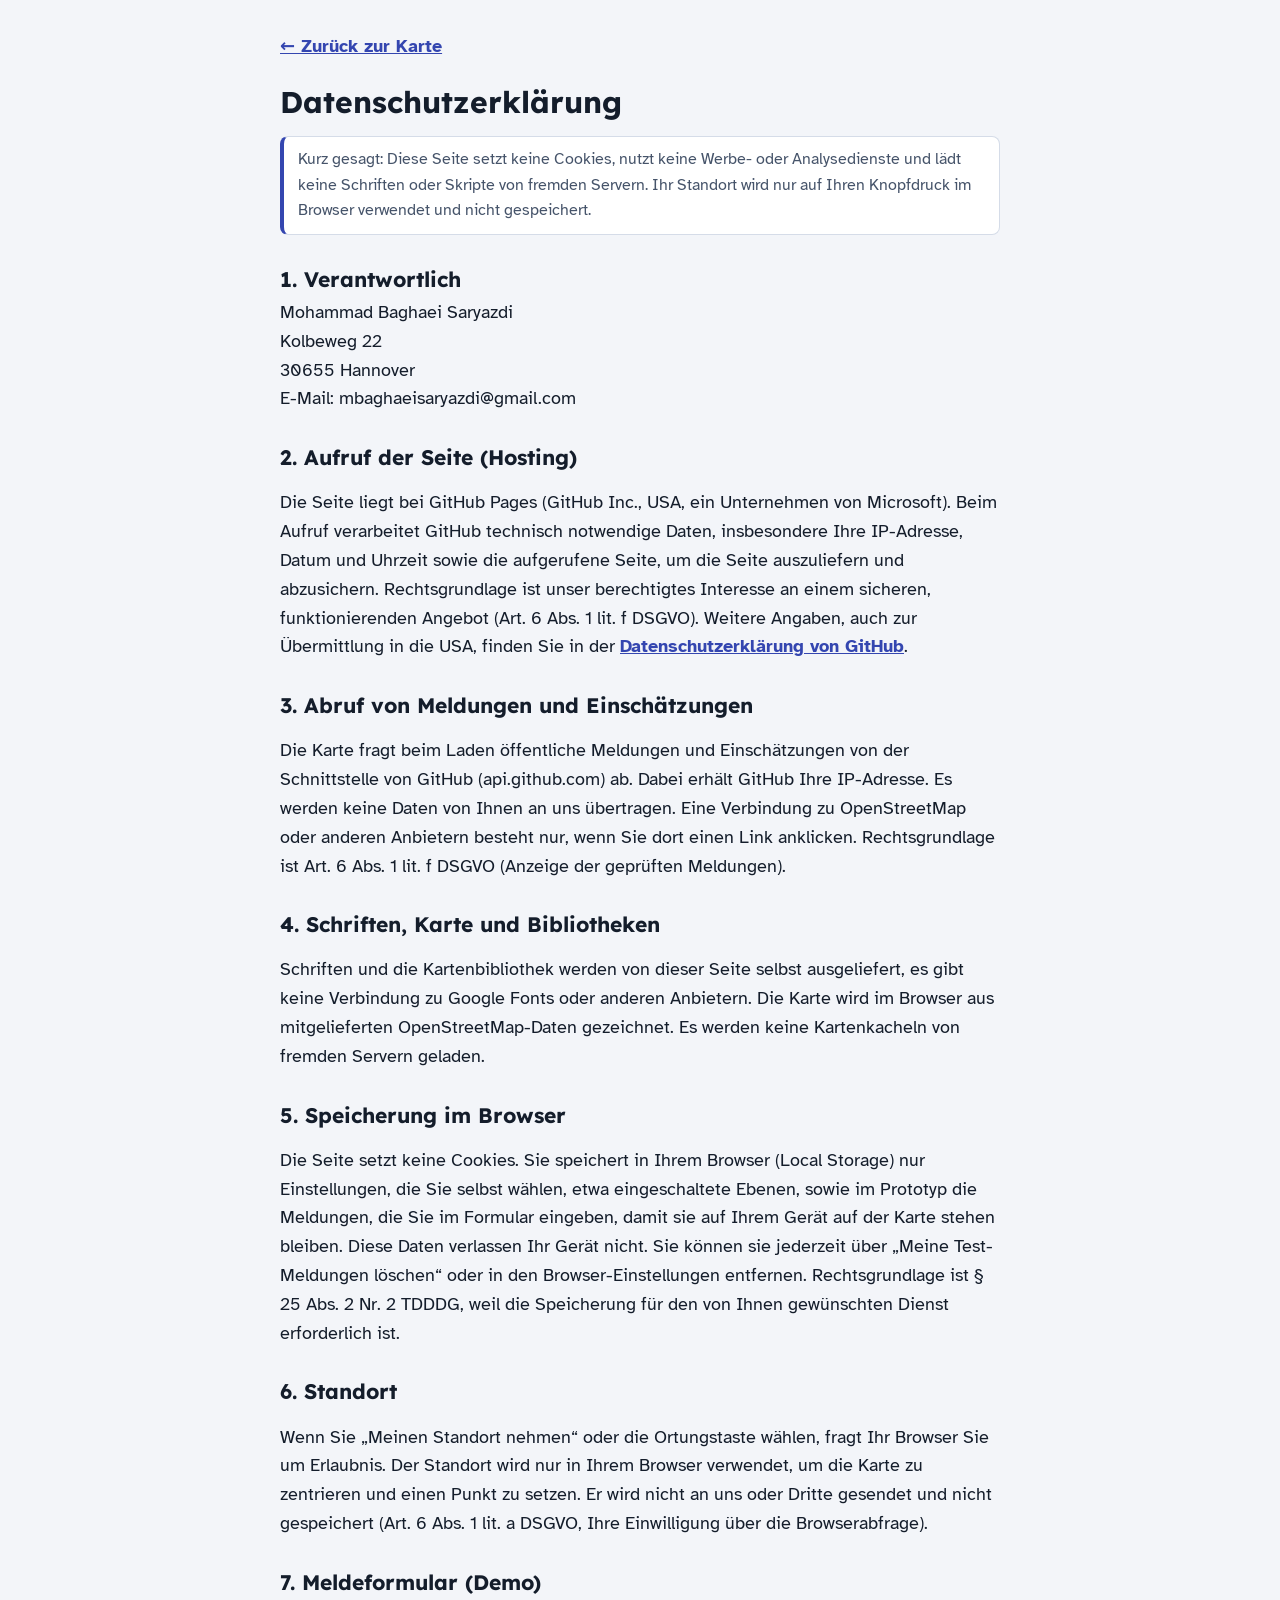
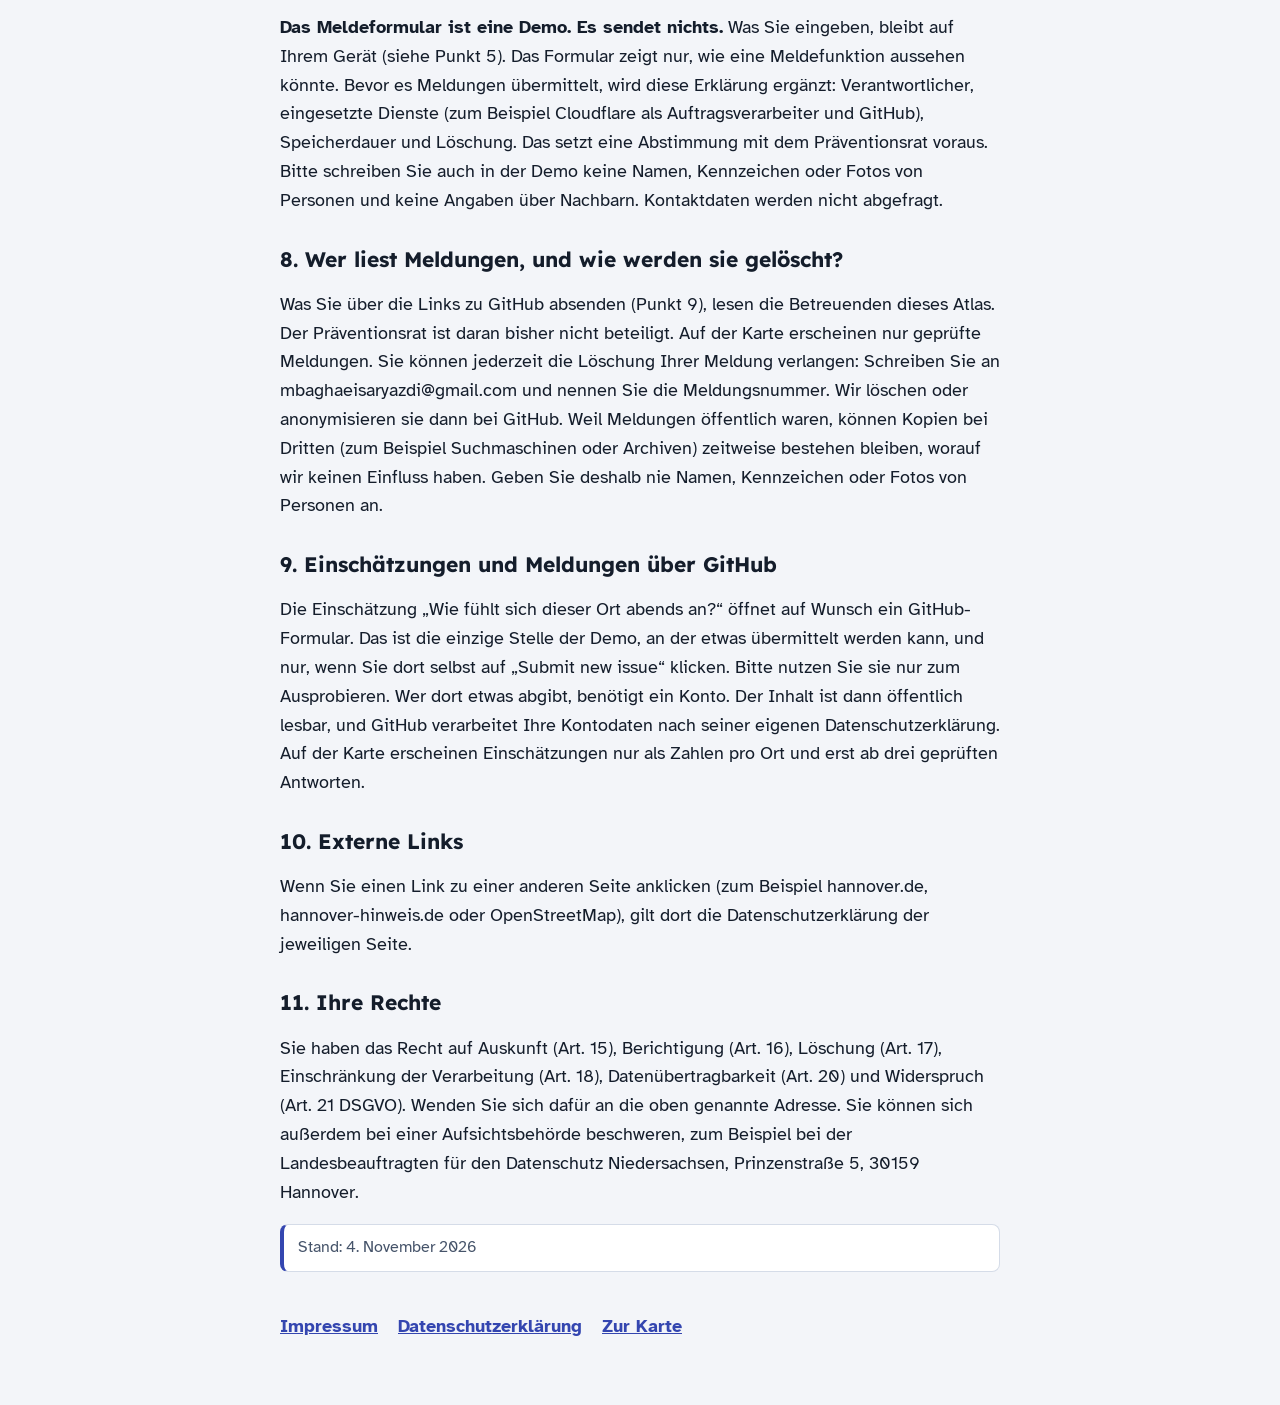
<file: datenschutz.html>
<!doctype html>
<html lang="de">
<head>
<meta charset="utf-8">
<meta name="viewport" content="width=device-width, initial-scale=1">
<meta name="robots" content="noindex">
<title>Datenschutzerklärung · Präventionsatlas Buchholz-Kleefeld (Entwurf, nicht offiziell)</title>
<style>/* Atkinson Hyperlegible (Braille Institute) und Lexend (Bonnie Shaver-Troup, Thomas Jockin), beide SIL Open Font License 1.1, lokal gehostet */
@font-face { font-family: 'Atkinson Hyperlegible'; font-style: italic; font-weight: 400; font-display: swap; src: url(fonts/9Bt43C1KxNDXMspQ1lPyU89-1h6ONRlW45G056IkUwCybQ.woff2) format('woff2'); unicode-range: U+0100-02BA, U+02BD-02C5, U+02C7-02CC, U+02CE-02D7, U+02DD-02FF, U+0304, U+0308, U+0329, U+1D00-1DBF, U+1E00-1E9F, U+1EF2-1EFF, U+2020, U+20A0-20AB, U+20AD-20C4, U+2113, U+2C60-2C7F, U+A720-A7FF; }
@font-face { font-family: 'Atkinson Hyperlegible'; font-style: italic; font-weight: 400; font-display: swap; src: url(fonts/9Bt43C1KxNDXMspQ1lPyU89-1h6ONRlW45G056IqUwA.woff2) format('woff2'); unicode-range: U+0000-00FF, U+0131, U+0152-0153, U+02BB-02BC, U+02C6, U+02DA, U+02DC, U+0304, U+0308, U+0329, U+2000-206F, U+20AC, U+2122, U+2191, U+2193, U+2212, U+2215, U+FEFF, U+FFFD; }
@font-face { font-family: 'Atkinson Hyperlegible'; font-style: normal; font-weight: 400; font-display: swap; src: url(fonts/9Bt23C1KxNDXMspQ1lPyU89-1h6ONRlW45G07JIoSwQ.woff2) format('woff2'); unicode-range: U+0100-02BA, U+02BD-02C5, U+02C7-02CC, U+02CE-02D7, U+02DD-02FF, U+0304, U+0308, U+0329, U+1D00-1DBF, U+1E00-1E9F, U+1EF2-1EFF, U+2020, U+20A0-20AB, U+20AD-20C4, U+2113, U+2C60-2C7F, U+A720-A7FF; }
@font-face { font-family: 'Atkinson Hyperlegible'; font-style: normal; font-weight: 400; font-display: swap; src: url(fonts/9Bt23C1KxNDXMspQ1lPyU89-1h6ONRlW45G04pIo.woff2) format('woff2'); unicode-range: U+0000-00FF, U+0131, U+0152-0153, U+02BB-02BC, U+02C6, U+02DA, U+02DC, U+0304, U+0308, U+0329, U+2000-206F, U+20AC, U+2122, U+2191, U+2193, U+2212, U+2215, U+FEFF, U+FFFD; }
@font-face { font-family: 'Atkinson Hyperlegible'; font-style: normal; font-weight: 700; font-display: swap; src: url(fonts/9Bt73C1KxNDXMspQ1lPyU89-1h6ONRlW45G8Wbc9eiWPVFw.woff2) format('woff2'); unicode-range: U+0100-02BA, U+02BD-02C5, U+02C7-02CC, U+02CE-02D7, U+02DD-02FF, U+0304, U+0308, U+0329, U+1D00-1DBF, U+1E00-1E9F, U+1EF2-1EFF, U+2020, U+20A0-20AB, U+20AD-20C4, U+2113, U+2C60-2C7F, U+A720-A7FF; }
@font-face { font-family: 'Atkinson Hyperlegible'; font-style: normal; font-weight: 700; font-display: swap; src: url(fonts/9Bt73C1KxNDXMspQ1lPyU89-1h6ONRlW45G8Wbc9dCWP.woff2) format('woff2'); unicode-range: U+0000-00FF, U+0131, U+0152-0153, U+02BB-02BC, U+02C6, U+02DA, U+02DC, U+0304, U+0308, U+0329, U+2000-206F, U+20AC, U+2122, U+2191, U+2193, U+2212, U+2215, U+FEFF, U+FFFD; }
@font-face { font-family: 'Lexend'; font-style: normal; font-weight: 500; font-display: swap; src: url(fonts/wlpwgwvFAVdoq2_v9KQU4Wc.woff2) format('woff2'); unicode-range: U+0102-0103, U+0110-0111, U+0128-0129, U+0168-0169, U+01A0-01A1, U+01AF-01B0, U+0300-0301, U+0303-0304, U+0308-0309, U+0323, U+0329, U+1EA0-1EF9, U+20AB; }
@font-face { font-family: 'Lexend'; font-style: normal; font-weight: 500; font-display: swap; src: url(fonts/wlpwgwvFAVdoq2_v9aQU4Wc.woff2) format('woff2'); unicode-range: U+0100-02BA, U+02BD-02C5, U+02C7-02CC, U+02CE-02D7, U+02DD-02FF, U+0304, U+0308, U+0329, U+1D00-1DBF, U+1E00-1E9F, U+1EF2-1EFF, U+2020, U+20A0-20AB, U+20AD-20C4, U+2113, U+2C60-2C7F, U+A720-A7FF; }
@font-face { font-family: 'Lexend'; font-style: normal; font-weight: 500; font-display: swap; src: url(fonts/wlpwgwvFAVdoq2_v-6QU.woff2) format('woff2'); unicode-range: U+0000-00FF, U+0131, U+0152-0153, U+02BB-02BC, U+02C6, U+02DA, U+02DC, U+0304, U+0308, U+0329, U+2000-206F, U+20AC, U+2122, U+2191, U+2193, U+2212, U+2215, U+FEFF, U+FFFD; }
@font-face { font-family: 'Lexend'; font-style: normal; font-weight: 600; font-display: swap; src: url(fonts/wlpwgwvFAVdoq2_v9KQU4Wc.woff2) format('woff2'); unicode-range: U+0102-0103, U+0110-0111, U+0128-0129, U+0168-0169, U+01A0-01A1, U+01AF-01B0, U+0300-0301, U+0303-0304, U+0308-0309, U+0323, U+0329, U+1EA0-1EF9, U+20AB; }
@font-face { font-family: 'Lexend'; font-style: normal; font-weight: 600; font-display: swap; src: url(fonts/wlpwgwvFAVdoq2_v9aQU4Wc.woff2) format('woff2'); unicode-range: U+0100-02BA, U+02BD-02C5, U+02C7-02CC, U+02CE-02D7, U+02DD-02FF, U+0304, U+0308, U+0329, U+1D00-1DBF, U+1E00-1E9F, U+1EF2-1EFF, U+2020, U+20A0-20AB, U+20AD-20C4, U+2113, U+2C60-2C7F, U+A720-A7FF; }
@font-face { font-family: 'Lexend'; font-style: normal; font-weight: 600; font-display: swap; src: url(fonts/wlpwgwvFAVdoq2_v-6QU.woff2) format('woff2'); unicode-range: U+0000-00FF, U+0131, U+0152-0153, U+02BB-02BC, U+02C6, U+02DA, U+02DC, U+0304, U+0308, U+0329, U+2000-206F, U+20AC, U+2122, U+2191, U+2193, U+2212, U+2215, U+FEFF, U+FFFD; }
@font-face { font-family: 'Lexend'; font-style: normal; font-weight: 700; font-display: swap; src: url(fonts/wlpwgwvFAVdoq2_v9KQU4Wc.woff2) format('woff2'); unicode-range: U+0102-0103, U+0110-0111, U+0128-0129, U+0168-0169, U+01A0-01A1, U+01AF-01B0, U+0300-0301, U+0303-0304, U+0308-0309, U+0323, U+0329, U+1EA0-1EF9, U+20AB; }
@font-face { font-family: 'Lexend'; font-style: normal; font-weight: 700; font-display: swap; src: url(fonts/wlpwgwvFAVdoq2_v9aQU4Wc.woff2) format('woff2'); unicode-range: U+0100-02BA, U+02BD-02C5, U+02C7-02CC, U+02CE-02D7, U+02DD-02FF, U+0304, U+0308, U+0329, U+1D00-1DBF, U+1E00-1E9F, U+1EF2-1EFF, U+2020, U+20A0-20AB, U+20AD-20C4, U+2113, U+2C60-2C7F, U+A720-A7FF; }
@font-face { font-family: 'Lexend'; font-style: normal; font-weight: 700; font-display: swap; src: url(fonts/wlpwgwvFAVdoq2_v-6QU.woff2) format('woff2'); unicode-range: U+0000-00FF, U+0131, U+0152-0153, U+02BB-02BC, U+02C6, U+02DA, U+02DC, U+0304, U+0308, U+0329, U+2000-206F, U+20AC, U+2122, U+2191, U+2193, U+2212, U+2215, U+FEFF, U+FFFD; }

:root { --paper:#f3f5f9; --panel:#fff; --ink:#141d2b; --ink-2:#46546a; --line:#d5dce8; --accent:#3446b0; --mark:#ffe58a; }
@media (prefers-color-scheme: dark) { :root { --paper:#0e1622; --panel:#162030; --ink:#e8eef7; --ink-2:#a3b3c9; --line:#27364b; --accent:#8fa3ff; --mark:#6b5a12; } }
* { box-sizing: border-box; }
body { margin: 0; background: var(--paper); color: var(--ink); font: 18px/1.6 "Atkinson Hyperlegible", system-ui, sans-serif; }
main { max-width: 760px; margin: 0 auto; padding: 24px 20px 64px; }
h1, h2 { font-family: "Lexend", "Atkinson Hyperlegible", system-ui, sans-serif; line-height: 1.2; }
h1 { font-size: 30px; margin: 16px 0 8px; } h2 { font-size: 21px; margin: 32px 0 6px; }
a { color: var(--accent); font-weight: 700; }
.back { display: inline-block; min-height: 44px; line-height: 44px; }
.note { background: var(--panel); border: 1px solid var(--line); border-left: 4px solid var(--accent); border-radius: 8px; padding: 10px 14px; font-size: 16px; color: var(--ink-2); }
mark { background: var(--mark); color: inherit; padding: 0 3px; border-radius: 3px; }
address { font-style: normal; }
nav { margin-top: 40px; display: flex; gap: 20px; flex-wrap: wrap; }
</style>
</head>
<body>
<main>
<a class="back" href="index.html">← Zurück zur Karte</a>
<h1>Datenschutzerklärung</h1>
<p class="note">Kurz gesagt: Diese Seite setzt keine Cookies, nutzt keine Werbe- oder Analysedienste und lädt keine Schriften oder Skripte von fremden Servern. Ihr Standort wird nur auf Ihren Knopfdruck im Browser verwendet und nicht gespeichert.</p>
<h2>1. Verantwortlich</h2>
<address>Mohammad Baghaei Saryazdi<br>Kolbeweg 22<br>30655 Hannover<br>E-Mail: mbaghaeisaryazdi@gmail.com</address>
<h2>2. Aufruf der Seite (Hosting)</h2>
<p>Die Seite liegt bei GitHub Pages (GitHub Inc., USA, ein Unternehmen von Microsoft). Beim Aufruf verarbeitet GitHub technisch notwendige Daten, insbesondere Ihre IP-Adresse, Datum und Uhrzeit sowie die aufgerufene Seite, um die Seite auszuliefern und abzusichern. Rechtsgrundlage ist unser berechtigtes Interesse an einem sicheren, funktionierenden Angebot (Art. 6 Abs. 1 lit. f DSGVO). Weitere Angaben, auch zur Übermittlung in die USA, finden Sie in der <a href="https://docs.github.com/de/site-policy/privacy-policies/github-general-privacy-statement" rel="noopener">Datenschutzerklärung von GitHub</a>.</p>
<h2>3. Abruf von Meldungen und Einschätzungen</h2>
<p>Die Karte fragt beim Laden öffentliche Meldungen und Einschätzungen von der Schnittstelle von GitHub (api.github.com) ab. Dabei erhält GitHub Ihre IP-Adresse. Es werden keine Daten von Ihnen an uns übertragen. Eine Verbindung zu OpenStreetMap oder anderen Anbietern besteht nur, wenn Sie dort einen Link anklicken. Rechtsgrundlage ist Art. 6 Abs. 1 lit. f DSGVO (Anzeige der geprüften Meldungen).</p>
<h2>4. Schriften, Karte und Bibliotheken</h2>
<p>Schriften und die Kartenbibliothek werden von dieser Seite selbst ausgeliefert, es gibt keine Verbindung zu Google Fonts oder anderen Anbietern. Die Karte wird im Browser aus mitgelieferten OpenStreetMap-Daten gezeichnet. Es werden keine Kartenkacheln von fremden Servern geladen.</p>
<h2>5. Speicherung im Browser</h2>
<p>Die Seite setzt keine Cookies. Sie speichert in Ihrem Browser (Local Storage) nur Einstellungen, die Sie selbst wählen, etwa eingeschaltete Ebenen, sowie im Prototyp die Meldungen, die Sie im Formular eingeben, damit sie auf Ihrem Gerät auf der Karte stehen bleiben. Diese Daten verlassen Ihr Gerät nicht. Sie können sie jederzeit über „Meine Test-Meldungen löschen“ oder in den Browser-Einstellungen entfernen. Rechtsgrundlage ist § 25 Abs. 2 Nr. 2 TDDDG, weil die Speicherung für den von Ihnen gewünschten Dienst erforderlich ist.</p>
<h2>6. Standort</h2>
<p>Wenn Sie „Meinen Standort nehmen“ oder die Ortungstaste wählen, fragt Ihr Browser Sie um Erlaubnis. Der Standort wird nur in Ihrem Browser verwendet, um die Karte zu zentrieren und einen Punkt zu setzen. Er wird nicht an uns oder Dritte gesendet und nicht gespeichert (Art. 6 Abs. 1 lit. a DSGVO, Ihre Einwilligung über die Browserabfrage).</p>
<h2>7. Meldeformular (Demo)</h2>
<p><b>Das Meldeformular ist eine Demo. Es sendet nichts.</b> Was Sie eingeben, bleibt auf Ihrem Gerät (siehe Punkt 5). Das Formular zeigt nur, wie eine Meldefunktion aussehen könnte. Bevor es Meldungen übermittelt, wird diese Erklärung ergänzt: Verantwortlicher, eingesetzte Dienste (zum Beispiel Cloudflare als Auftragsverarbeiter und GitHub), Speicherdauer und Löschung. Das setzt eine Abstimmung mit dem Präventionsrat voraus. Bitte schreiben Sie auch in der Demo keine Namen, Kennzeichen oder Fotos von Personen und keine Angaben über Nachbarn. Kontaktdaten werden nicht abgefragt.</p>
<h2>8. Wer liest Meldungen, und wie werden sie gelöscht?</h2>
<p>Was Sie über die Links zu GitHub absenden (Punkt 9), lesen die Betreuenden dieses Atlas. Der Präventionsrat ist daran bisher nicht beteiligt. Auf der Karte erscheinen nur geprüfte Meldungen. Sie können jederzeit die Löschung Ihrer Meldung verlangen: Schreiben Sie an mbaghaeisaryazdi@gmail.com und nennen Sie die Meldungsnummer. Wir löschen oder anonymisieren sie dann bei GitHub. Weil Meldungen öffentlich waren, können Kopien bei Dritten (zum Beispiel Suchmaschinen oder Archiven) zeitweise bestehen bleiben, worauf wir keinen Einfluss haben. Geben Sie deshalb nie Namen, Kennzeichen oder Fotos von Personen an.</p>
<h2>9. Einschätzungen und Meldungen über GitHub</h2>
<p>Die Einschätzung „Wie fühlt sich dieser Ort abends an?“ öffnet auf Wunsch ein GitHub-Formular. Das ist die einzige Stelle der Demo, an der etwas übermittelt werden kann, und nur, wenn Sie dort selbst auf „Submit new issue“ klicken. Bitte nutzen Sie sie nur zum Ausprobieren. Wer dort etwas abgibt, benötigt ein Konto. Der Inhalt ist dann öffentlich lesbar, und GitHub verarbeitet Ihre Kontodaten nach seiner eigenen Datenschutzerklärung. Auf der Karte erscheinen Einschätzungen nur als Zahlen pro Ort und erst ab drei geprüften Antworten.</p>
<h2>10. Externe Links</h2>
<p>Wenn Sie einen Link zu einer anderen Seite anklicken (zum Beispiel hannover.de, hannover-hinweis.de oder OpenStreetMap), gilt dort die Datenschutzerklärung der jeweiligen Seite.</p>
<h2>11. Ihre Rechte</h2>
<p>Sie haben das Recht auf Auskunft (Art. 15), Berichtigung (Art. 16), Löschung (Art. 17), Einschränkung der Verarbeitung (Art. 18), Datenübertragbarkeit (Art. 20) und Widerspruch (Art. 21 DSGVO). Wenden Sie sich dafür an die oben genannte Adresse. Sie können sich außerdem bei einer Aufsichtsbehörde beschweren, zum Beispiel bei der Landesbeauftragten für den Datenschutz Niedersachsen, Prinzenstraße 5, 30159 Hannover.</p>
<p class="note">Stand: 4. November 2026</p>
<nav><a href="impressum.html">Impressum</a><a href="datenschutz.html">Datenschutzerklärung</a><a href="index.html">Zur Karte</a></nav>
</main>
</body>
</html>
</file>
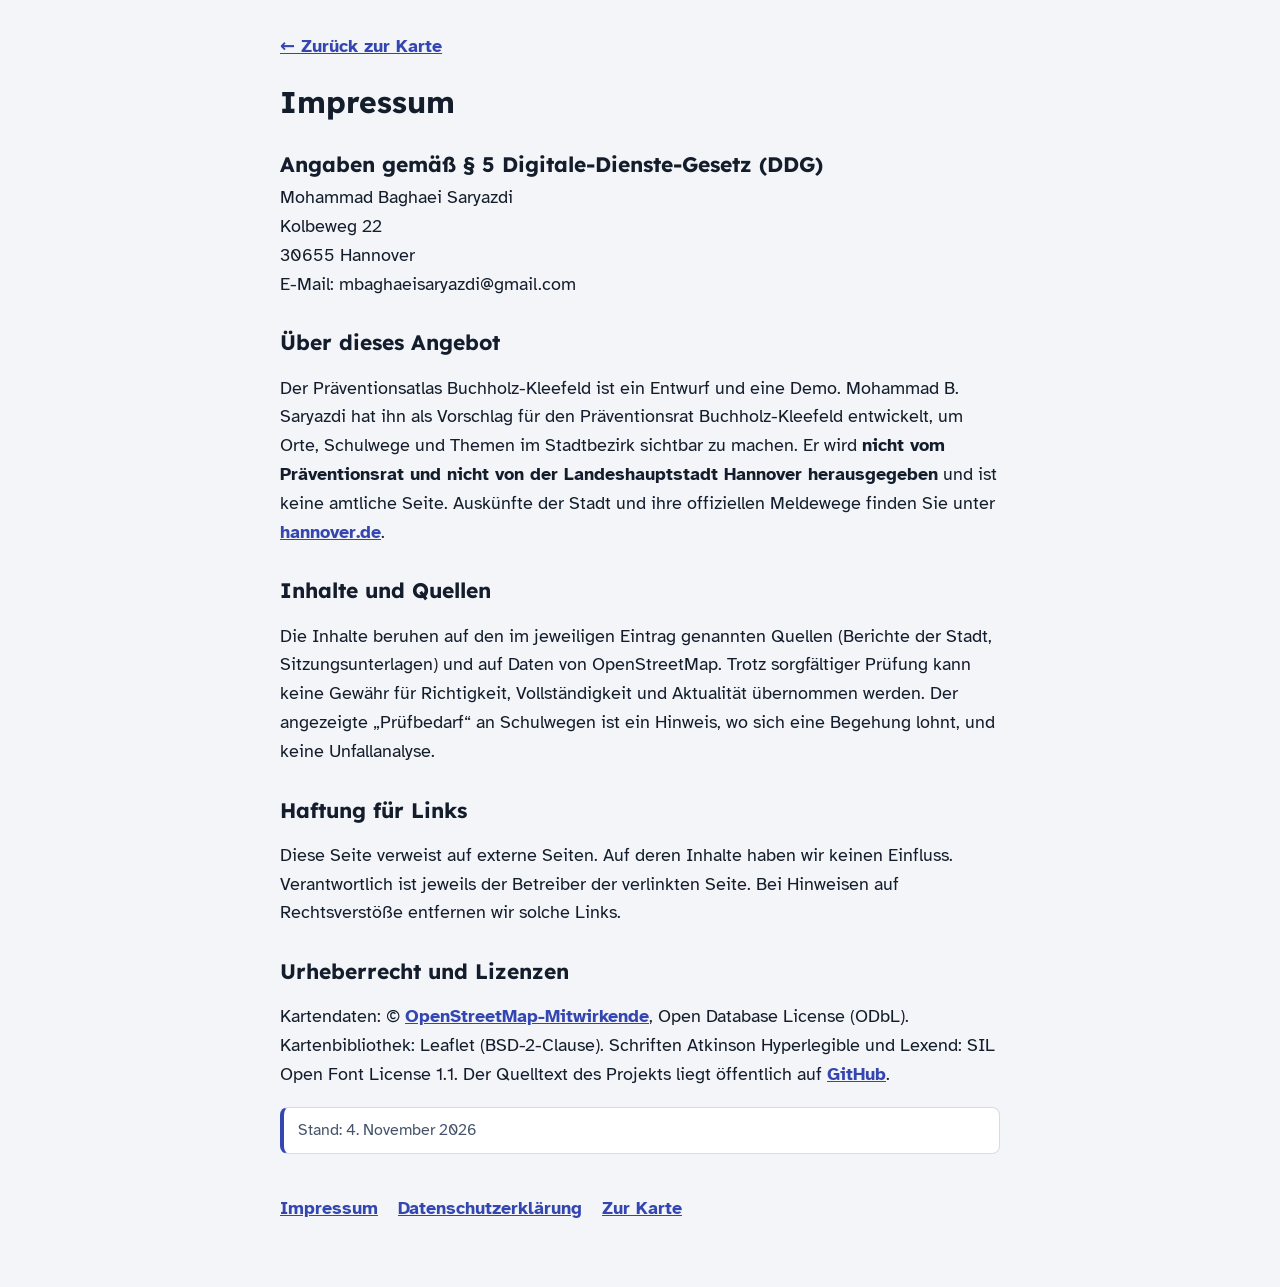
<file: impressum.html>
<!doctype html>
<html lang="de">
<head>
<meta charset="utf-8">
<meta name="viewport" content="width=device-width, initial-scale=1">
<meta name="robots" content="noindex">
<title>Impressum · Präventionsatlas Buchholz-Kleefeld (Entwurf, nicht offiziell)</title>
<style>/* Atkinson Hyperlegible (Braille Institute) und Lexend (Bonnie Shaver-Troup, Thomas Jockin), beide SIL Open Font License 1.1, lokal gehostet */
@font-face { font-family: 'Atkinson Hyperlegible'; font-style: italic; font-weight: 400; font-display: swap; src: url(fonts/9Bt43C1KxNDXMspQ1lPyU89-1h6ONRlW45G056IkUwCybQ.woff2) format('woff2'); unicode-range: U+0100-02BA, U+02BD-02C5, U+02C7-02CC, U+02CE-02D7, U+02DD-02FF, U+0304, U+0308, U+0329, U+1D00-1DBF, U+1E00-1E9F, U+1EF2-1EFF, U+2020, U+20A0-20AB, U+20AD-20C4, U+2113, U+2C60-2C7F, U+A720-A7FF; }
@font-face { font-family: 'Atkinson Hyperlegible'; font-style: italic; font-weight: 400; font-display: swap; src: url(fonts/9Bt43C1KxNDXMspQ1lPyU89-1h6ONRlW45G056IqUwA.woff2) format('woff2'); unicode-range: U+0000-00FF, U+0131, U+0152-0153, U+02BB-02BC, U+02C6, U+02DA, U+02DC, U+0304, U+0308, U+0329, U+2000-206F, U+20AC, U+2122, U+2191, U+2193, U+2212, U+2215, U+FEFF, U+FFFD; }
@font-face { font-family: 'Atkinson Hyperlegible'; font-style: normal; font-weight: 400; font-display: swap; src: url(fonts/9Bt23C1KxNDXMspQ1lPyU89-1h6ONRlW45G07JIoSwQ.woff2) format('woff2'); unicode-range: U+0100-02BA, U+02BD-02C5, U+02C7-02CC, U+02CE-02D7, U+02DD-02FF, U+0304, U+0308, U+0329, U+1D00-1DBF, U+1E00-1E9F, U+1EF2-1EFF, U+2020, U+20A0-20AB, U+20AD-20C4, U+2113, U+2C60-2C7F, U+A720-A7FF; }
@font-face { font-family: 'Atkinson Hyperlegible'; font-style: normal; font-weight: 400; font-display: swap; src: url(fonts/9Bt23C1KxNDXMspQ1lPyU89-1h6ONRlW45G04pIo.woff2) format('woff2'); unicode-range: U+0000-00FF, U+0131, U+0152-0153, U+02BB-02BC, U+02C6, U+02DA, U+02DC, U+0304, U+0308, U+0329, U+2000-206F, U+20AC, U+2122, U+2191, U+2193, U+2212, U+2215, U+FEFF, U+FFFD; }
@font-face { font-family: 'Atkinson Hyperlegible'; font-style: normal; font-weight: 700; font-display: swap; src: url(fonts/9Bt73C1KxNDXMspQ1lPyU89-1h6ONRlW45G8Wbc9eiWPVFw.woff2) format('woff2'); unicode-range: U+0100-02BA, U+02BD-02C5, U+02C7-02CC, U+02CE-02D7, U+02DD-02FF, U+0304, U+0308, U+0329, U+1D00-1DBF, U+1E00-1E9F, U+1EF2-1EFF, U+2020, U+20A0-20AB, U+20AD-20C4, U+2113, U+2C60-2C7F, U+A720-A7FF; }
@font-face { font-family: 'Atkinson Hyperlegible'; font-style: normal; font-weight: 700; font-display: swap; src: url(fonts/9Bt73C1KxNDXMspQ1lPyU89-1h6ONRlW45G8Wbc9dCWP.woff2) format('woff2'); unicode-range: U+0000-00FF, U+0131, U+0152-0153, U+02BB-02BC, U+02C6, U+02DA, U+02DC, U+0304, U+0308, U+0329, U+2000-206F, U+20AC, U+2122, U+2191, U+2193, U+2212, U+2215, U+FEFF, U+FFFD; }
@font-face { font-family: 'Lexend'; font-style: normal; font-weight: 500; font-display: swap; src: url(fonts/wlpwgwvFAVdoq2_v9KQU4Wc.woff2) format('woff2'); unicode-range: U+0102-0103, U+0110-0111, U+0128-0129, U+0168-0169, U+01A0-01A1, U+01AF-01B0, U+0300-0301, U+0303-0304, U+0308-0309, U+0323, U+0329, U+1EA0-1EF9, U+20AB; }
@font-face { font-family: 'Lexend'; font-style: normal; font-weight: 500; font-display: swap; src: url(fonts/wlpwgwvFAVdoq2_v9aQU4Wc.woff2) format('woff2'); unicode-range: U+0100-02BA, U+02BD-02C5, U+02C7-02CC, U+02CE-02D7, U+02DD-02FF, U+0304, U+0308, U+0329, U+1D00-1DBF, U+1E00-1E9F, U+1EF2-1EFF, U+2020, U+20A0-20AB, U+20AD-20C4, U+2113, U+2C60-2C7F, U+A720-A7FF; }
@font-face { font-family: 'Lexend'; font-style: normal; font-weight: 500; font-display: swap; src: url(fonts/wlpwgwvFAVdoq2_v-6QU.woff2) format('woff2'); unicode-range: U+0000-00FF, U+0131, U+0152-0153, U+02BB-02BC, U+02C6, U+02DA, U+02DC, U+0304, U+0308, U+0329, U+2000-206F, U+20AC, U+2122, U+2191, U+2193, U+2212, U+2215, U+FEFF, U+FFFD; }
@font-face { font-family: 'Lexend'; font-style: normal; font-weight: 600; font-display: swap; src: url(fonts/wlpwgwvFAVdoq2_v9KQU4Wc.woff2) format('woff2'); unicode-range: U+0102-0103, U+0110-0111, U+0128-0129, U+0168-0169, U+01A0-01A1, U+01AF-01B0, U+0300-0301, U+0303-0304, U+0308-0309, U+0323, U+0329, U+1EA0-1EF9, U+20AB; }
@font-face { font-family: 'Lexend'; font-style: normal; font-weight: 600; font-display: swap; src: url(fonts/wlpwgwvFAVdoq2_v9aQU4Wc.woff2) format('woff2'); unicode-range: U+0100-02BA, U+02BD-02C5, U+02C7-02CC, U+02CE-02D7, U+02DD-02FF, U+0304, U+0308, U+0329, U+1D00-1DBF, U+1E00-1E9F, U+1EF2-1EFF, U+2020, U+20A0-20AB, U+20AD-20C4, U+2113, U+2C60-2C7F, U+A720-A7FF; }
@font-face { font-family: 'Lexend'; font-style: normal; font-weight: 600; font-display: swap; src: url(fonts/wlpwgwvFAVdoq2_v-6QU.woff2) format('woff2'); unicode-range: U+0000-00FF, U+0131, U+0152-0153, U+02BB-02BC, U+02C6, U+02DA, U+02DC, U+0304, U+0308, U+0329, U+2000-206F, U+20AC, U+2122, U+2191, U+2193, U+2212, U+2215, U+FEFF, U+FFFD; }
@font-face { font-family: 'Lexend'; font-style: normal; font-weight: 700; font-display: swap; src: url(fonts/wlpwgwvFAVdoq2_v9KQU4Wc.woff2) format('woff2'); unicode-range: U+0102-0103, U+0110-0111, U+0128-0129, U+0168-0169, U+01A0-01A1, U+01AF-01B0, U+0300-0301, U+0303-0304, U+0308-0309, U+0323, U+0329, U+1EA0-1EF9, U+20AB; }
@font-face { font-family: 'Lexend'; font-style: normal; font-weight: 700; font-display: swap; src: url(fonts/wlpwgwvFAVdoq2_v9aQU4Wc.woff2) format('woff2'); unicode-range: U+0100-02BA, U+02BD-02C5, U+02C7-02CC, U+02CE-02D7, U+02DD-02FF, U+0304, U+0308, U+0329, U+1D00-1DBF, U+1E00-1E9F, U+1EF2-1EFF, U+2020, U+20A0-20AB, U+20AD-20C4, U+2113, U+2C60-2C7F, U+A720-A7FF; }
@font-face { font-family: 'Lexend'; font-style: normal; font-weight: 700; font-display: swap; src: url(fonts/wlpwgwvFAVdoq2_v-6QU.woff2) format('woff2'); unicode-range: U+0000-00FF, U+0131, U+0152-0153, U+02BB-02BC, U+02C6, U+02DA, U+02DC, U+0304, U+0308, U+0329, U+2000-206F, U+20AC, U+2122, U+2191, U+2193, U+2212, U+2215, U+FEFF, U+FFFD; }

:root { --paper:#f3f5f9; --panel:#fff; --ink:#141d2b; --ink-2:#46546a; --line:#d5dce8; --accent:#3446b0; --mark:#ffe58a; }
@media (prefers-color-scheme: dark) { :root { --paper:#0e1622; --panel:#162030; --ink:#e8eef7; --ink-2:#a3b3c9; --line:#27364b; --accent:#8fa3ff; --mark:#6b5a12; } }
* { box-sizing: border-box; }
body { margin: 0; background: var(--paper); color: var(--ink); font: 18px/1.6 "Atkinson Hyperlegible", system-ui, sans-serif; }
main { max-width: 760px; margin: 0 auto; padding: 24px 20px 64px; }
h1, h2 { font-family: "Lexend", "Atkinson Hyperlegible", system-ui, sans-serif; line-height: 1.2; }
h1 { font-size: 30px; margin: 16px 0 8px; } h2 { font-size: 21px; margin: 32px 0 6px; }
a { color: var(--accent); font-weight: 700; }
.back { display: inline-block; min-height: 44px; line-height: 44px; }
.note { background: var(--panel); border: 1px solid var(--line); border-left: 4px solid var(--accent); border-radius: 8px; padding: 10px 14px; font-size: 16px; color: var(--ink-2); }
mark { background: var(--mark); color: inherit; padding: 0 3px; border-radius: 3px; }
address { font-style: normal; }
nav { margin-top: 40px; display: flex; gap: 20px; flex-wrap: wrap; }
</style>
</head>
<body>
<main>
<a class="back" href="index.html">← Zurück zur Karte</a>
<h1>Impressum</h1>
<h2>Angaben gemäß § 5 Digitale-Dienste-Gesetz (DDG)</h2>
<address>Mohammad Baghaei Saryazdi<br>Kolbeweg 22<br>30655 Hannover<br>E-Mail: mbaghaeisaryazdi@gmail.com</address>
<h2>Über dieses Angebot</h2>
<p>Der Präventionsatlas Buchholz-Kleefeld ist ein Entwurf und eine Demo. Mohammad B. Saryazdi hat ihn als Vorschlag für den Präventionsrat Buchholz-Kleefeld entwickelt, um Orte, Schulwege und Themen im Stadtbezirk sichtbar zu machen. Er wird <b>nicht vom Präventionsrat und nicht von der Landeshauptstadt Hannover herausgegeben</b> und ist keine amtliche Seite. Auskünfte der Stadt und ihre offiziellen Meldewege finden Sie unter <a href="https://www.hannover.de/" rel="noopener">hannover.de</a>.</p>
<h2>Inhalte und Quellen</h2>
<p>Die Inhalte beruhen auf den im jeweiligen Eintrag genannten Quellen (Berichte der Stadt, Sitzungsunterlagen) und auf Daten von OpenStreetMap. Trotz sorgfältiger Prüfung kann keine Gewähr für Richtigkeit, Vollständigkeit und Aktualität übernommen werden. Der angezeigte „Prüfbedarf“ an Schulwegen ist ein Hinweis, wo sich eine Begehung lohnt, und keine Unfallanalyse.</p>
<h2>Haftung für Links</h2>
<p>Diese Seite verweist auf externe Seiten. Auf deren Inhalte haben wir keinen Einfluss. Verantwortlich ist jeweils der Betreiber der verlinkten Seite. Bei Hinweisen auf Rechtsverstöße entfernen wir solche Links.</p>
<h2>Urheberrecht und Lizenzen</h2>
<p>Kartendaten: © <a href="https://www.openstreetmap.org/copyright" rel="noopener">OpenStreetMap-Mitwirkende</a>, Open Database License (ODbL). Kartenbibliothek: Leaflet (BSD-2-Clause). Schriften Atkinson Hyperlegible und Lexend: SIL Open Font License 1.1. Der Quelltext des Projekts liegt öffentlich auf <a href="https://github.com/FreeXYZ-HalfPI/preventionsrat_GISMap" rel="noopener">GitHub</a>.</p>
<p class="note">Stand: 4. November 2026</p>
<nav><a href="impressum.html">Impressum</a><a href="datenschutz.html">Datenschutzerklärung</a><a href="index.html">Zur Karte</a></nav>
</main>
</body>
</html>
</file>
